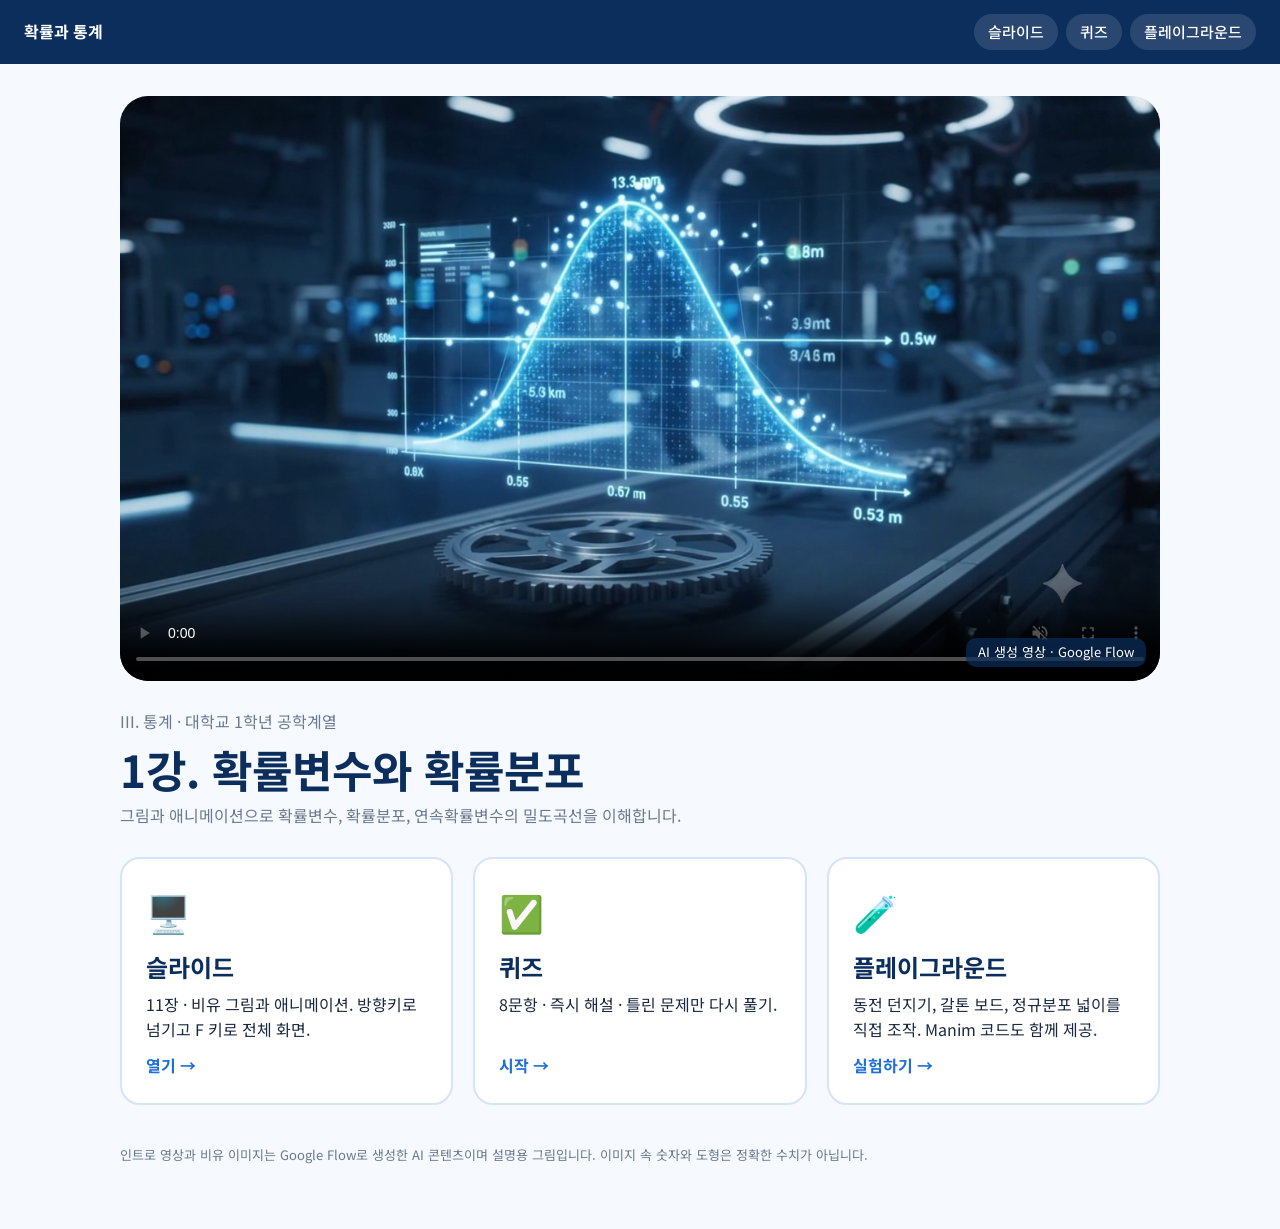
<file: index.html>
<!doctype html>
<html lang="ko">
<head>
<meta charset="utf-8">
<meta name="viewport" content="width=device-width, initial-scale=1">
<title>확률과 통계 1강 | 확률변수와 확률분포</title>
<meta name="description" content="대학교 1학년 공대생을 위한 확률과 통계 1강: 슬라이드, 퀴즈, 애니메이션 플레이그라운드">
<link rel="preconnect" href="https://fonts.googleapis.com">
<link rel="stylesheet" href="https://fonts.googleapis.com/css2?family=Noto+Sans+KR:wght@400;500;700;900&display=swap">
<link rel="stylesheet" href="assets/css/site.css">
<style>
  .hero { position: relative; border-radius: 28px; overflow: hidden; background: #000; aspect-ratio: 16 / 9; }
  .hero video { width: 100%; height: 100%; object-fit: cover; display: block; }
  .hero .badge {
    position: absolute; right: 14px; bottom: 14px; font-size: 13px; color: #fff;
    background: rgba(11, 46, 92, .7); padding: 4px 12px; border-radius: 10px;
  }
  .title { margin: 28px 0 8px; }
  .grid { display: grid; grid-template-columns: repeat(auto-fit, minmax(260px, 1fr)); gap: 20px; margin-top: 28px; }
  .tile { display: flex; flex-direction: column; gap: 10px; text-decoration: none; color: inherit; transition: transform .15s, border-color .15s; }
  .tile:hover { transform: translateY(-4px); border-color: var(--sky); }
  .tile .ico { font-size: 36px; }
  .tile h2 { font-size: 24px; }
  .tile .go { margin-top: auto; color: var(--blue); font-weight: 700; }
  footer { margin-top: 40px; }
</style>
</head>
<body>
<header class="topbar">
  <a href="./">확률과 통계</a>
  <span class="sp"></span>
  <nav>
    <a href="slides/">슬라이드</a>
    <a href="quiz/">퀴즈</a>
    <a href="playground/">플레이그라운드</a>
  </nav>
</header>

<main class="wrap">
  <div class="hero">
    <video src="assets/video/intro.mp4" poster="assets/img/poster-intro.png" autoplay muted loop playsinline controls aria-label="스마트 공장 센서 측정값이 종 모양 분포로 나타나는 인트로 영상"></video>
    <span class="badge">AI 생성 영상 · Google Flow</span>
  </div>

  <p class="muted title">III. 통계 · 대학교 1학년 공학계열</p>
  <h1>1강. 확률변수와 확률분포</h1>
  <p class="muted" style="margin-top:8px">그림과 애니메이션으로 확률변수, 확률분포, 연속확률변수의 밀도곡선을 이해합니다.</p>

  <div class="grid">
    <a class="card tile" href="slides/">
      <span class="ico" aria-hidden="true">🖥️</span>
      <h2>슬라이드</h2>
      <p>11장 · 비유 그림과 애니메이션. 방향키로 넘기고 F 키로 전체 화면.</p>
      <span class="go">열기 →</span>
    </a>
    <a class="card tile" href="quiz/">
      <span class="ico" aria-hidden="true">✅</span>
      <h2>퀴즈</h2>
      <p>8문항 · 즉시 해설 · 틀린 문제만 다시 풀기.</p>
      <span class="go">시작 →</span>
    </a>
    <a class="card tile" href="playground/">
      <span class="ico" aria-hidden="true">🧪</span>
      <h2>플레이그라운드</h2>
      <p>동전 던지기, 갈톤 보드, 정규분포 넓이를 직접 조작. Manim 코드도 함께 제공.</p>
      <span class="go">실험하기 →</span>
    </a>
  </div>

  <footer class="credit">
    인트로 영상과 비유 이미지는 Google Flow로 생성한 AI 콘텐츠이며 설명용 그림입니다. 이미지 속 숫자와 도형은 정확한 수치가 아닙니다.
  </footer>
</main>
</body>
</html>
</file>
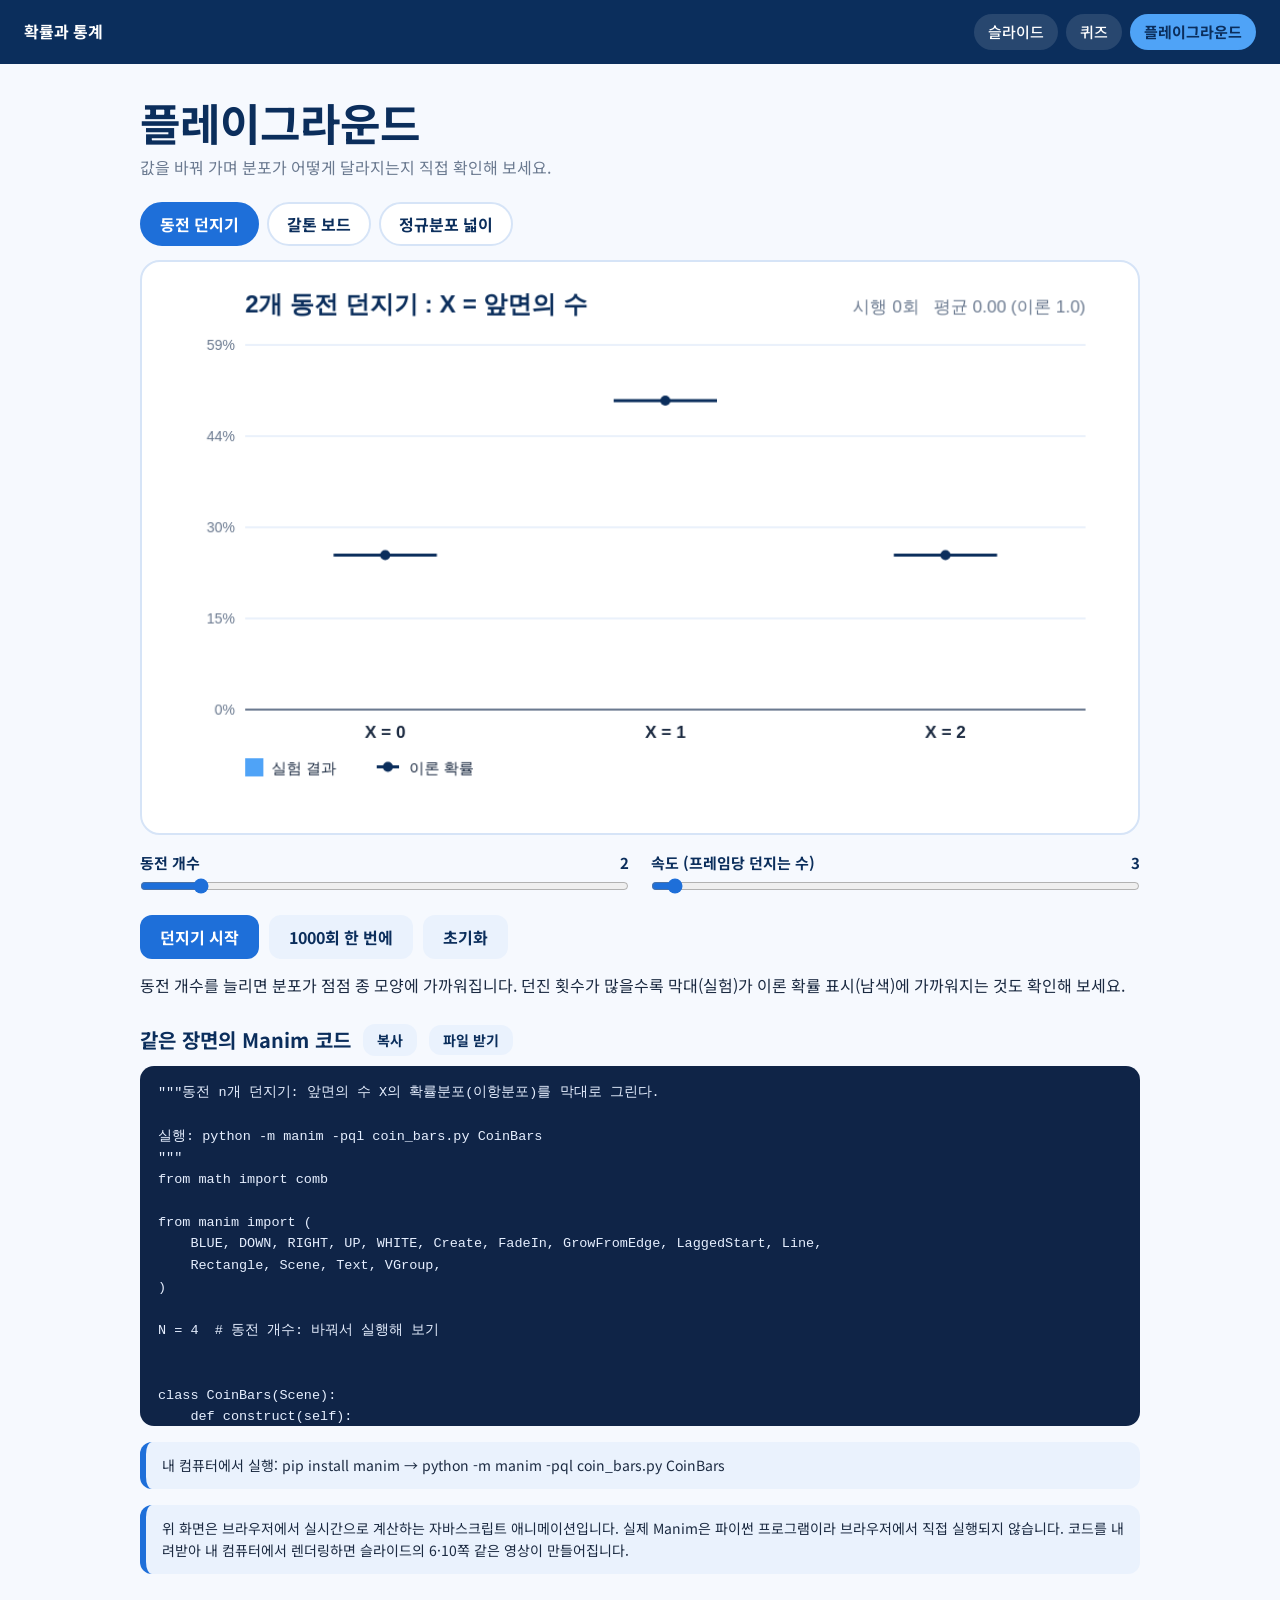
<file: playground/index.html>
<!doctype html>
<html lang="ko">
<head>
<meta charset="utf-8">
<meta name="viewport" content="width=device-width, initial-scale=1">
<title>플레이그라운드 | 확률과 통계</title>
<link rel="preconnect" href="https://fonts.googleapis.com">
<link rel="stylesheet" href="https://fonts.googleapis.com/css2?family=Noto+Sans+KR:wght@400;500;700;900&display=swap">
<link rel="stylesheet" href="../assets/css/site.css">
<style>
  .wrap { max-width: 1040px; }
  .tabs { display: flex; gap: 8px; margin: 22px 0 14px; flex-wrap: wrap; }
  .tab { border: 2px solid var(--line); background: #fff; color: var(--navy); font-weight: 700; font-size: 16px; padding: 8px 18px; border-radius: 999px; }
  .tab[aria-selected="true"] { background: var(--blue); border-color: var(--blue); color: #fff; }
  .stage { background: #fff; border: 2px solid var(--line); border-radius: 20px; padding: 12px; }
  canvas { display: block; width: 100%; height: auto; border-radius: 12px; background: #fff; }
  .panel { display: grid; grid-template-columns: repeat(auto-fit, minmax(210px, 1fr)); gap: 14px 22px; margin-top: 16px; }
  .ctl label { display: flex; justify-content: space-between; font-weight: 700; font-size: 15px; color: var(--navy); }
  .ctl input[type=range] { width: 100%; accent-color: var(--blue); }
  .btns { display: flex; gap: 10px; flex-wrap: wrap; margin-top: 14px; }
  .desc { margin-top: 14px; }
  .code { margin-top: 26px; }
  .code h2 { font-size: 20px; display: flex; align-items: center; gap: 12px; flex-wrap: wrap; }
  pre { margin-top: 10px; background: #0f2447; color: #e6efff; border-radius: 14px; padding: 16px 18px; overflow: auto; font: 13.5px/1.6 "Cascadia Code", Consolas, Menlo, monospace; max-height: 360px; }
  .note { margin-top: 16px; font-size: 14px; background: var(--pale); border-left: 6px solid var(--blue); border-radius: 12px; padding: 12px 16px; }
  .stat { font-weight: 700; color: var(--navy); }
  .hide { display: none !important; }
</style>
</head>
<body>
<header class="topbar">
  <a href="../">확률과 통계</a><span class="sp"></span>
  <nav><a href="../slides/">슬라이드</a><a href="../quiz/">퀴즈</a><a href="./" aria-current="page">플레이그라운드</a></nav>
</header>

<main class="wrap">
  <h1>플레이그라운드</h1>
  <p class="muted" style="margin-top:6px">값을 바꿔 가며 분포가 어떻게 달라지는지 직접 확인해 보세요.</p>

  <div class="tabs" role="tablist" aria-label="실험 선택">
    <button class="tab" role="tab" id="t-coin" aria-selected="true" data-scene="coin">동전 던지기</button>
    <button class="tab" role="tab" id="t-galton" aria-selected="false" data-scene="galton">갈톤 보드</button>
    <button class="tab" role="tab" id="t-normal" aria-selected="false" data-scene="normal">정규분포 넓이</button>
  </div>

  <div class="stage"><canvas id="cv" width="960" height="540" role="img" aria-label="실험 화면"></canvas></div>

  <div class="panel" id="panel"></div>
  <div class="btns" id="btns"></div>
  <p class="desc" id="desc"></p>

  <section class="code">
    <h2>같은 장면의 Manim 코드 <button class="btn ghost" id="copy" style="padding:6px 14px;font-size:14px">복사</button>
      <a id="dl" class="btn ghost" style="padding:6px 14px;font-size:14px;text-decoration:none" download>파일 받기</a></h2>
    <pre id="code" tabindex="0" aria-label="Manim 파이썬 코드"></pre>
    <p class="note" id="run"></p>
  </section>
  <p class="note">위 화면은 브라우저에서 실시간으로 계산하는 자바스크립트 애니메이션입니다. 실제 Manim은 파이썬 프로그램이라 브라우저에서 직접 실행되지 않습니다. 코드를 내려받아 내 컴퓨터에서 렌더링하면 슬라이드의 6·10쪽 같은 영상이 만들어집니다.</p>
</main>

<script>
(function () {
  var NAVY = '#0B2E5C', BLUE = '#1E6FD9', SKY = '#4FA3F7', INK = '#1B2A41', GRAY = '#6B7A90', LINE = '#D6E4F7';
  var FONT = '"Noto Sans KR","Malgun Gothic",sans-serif';
  var cv = document.getElementById('cv'), g = cv.getContext('2d');
  var W = 960, H = 540;
  var dpr = Math.min(window.devicePixelRatio || 1, 2);
  cv.width = W * dpr; cv.height = H * dpr; g.scale(dpr, dpr);

  var $ = function (id) { return document.getElementById(id); };
  var reduce = window.matchMedia && matchMedia('(prefers-reduced-motion: reduce)').matches;

  // ---------- 공통 UI 빌더 ----------
  function slider(id, label, min, max, step, val, fmt) {
    var d = document.createElement('div'); d.className = 'ctl';
    d.innerHTML = '<label for="' + id + '"><span>' + label + '</span><span id="' + id + 'v"></span></label>' +
      '<input type="range" id="' + id + '" min="' + min + '" max="' + max + '" step="' + step + '" value="' + val + '">';
    var inp = d.querySelector('input'), out = d.querySelector('span:last-child');
    out.textContent = fmt ? fmt(+val) : val;
    inp.addEventListener('input', function () { out.textContent = fmt ? fmt(+inp.value) : inp.value; });
    return { el: d, input: inp };
  }
  function button(text, cls, fn) {
    var b = document.createElement('button'); b.className = 'btn ' + (cls || ''); b.textContent = text; b.onclick = fn; return b;
  }
  function comb(n, k) { var r = 1; for (var i = 1; i <= k; i++) r = r * (n - k + i) / i; return Math.round(r); }

  function axisText(t, x, y, size, color, align, weight) {
    g.fillStyle = color || INK; g.font = (weight || 500) + ' ' + (size || 16) + 'px ' + FONT;
    g.textAlign = align || 'left'; g.textBaseline = 'alphabetic'; g.fillText(t, x, y);
  }
  function clear() { g.clearRect(0, 0, W, H); g.fillStyle = '#fff'; g.fillRect(0, 0, W, H); }

  // ================= 1. 동전 던지기 =================
  var Coin = (function () {
    var n = 2, counts, total, running, perFrame = 3, raf;
    function reset() { counts = []; for (var i = 0; i <= n; i++) counts.push(0); total = 0; draw(); }
    function toss(times) {
      for (var t = 0; t < times; t++) {
        var k = 0; for (var c = 0; c < n; c++) if (Math.random() < 0.5) k++;
        counts[k]++; total++;
      }
    }
    function loop() {
      if (!running) return;
      toss(perFrame); draw();
      raf = requestAnimationFrame(loop);
    }
    function draw() {
      clear();
      var left = 90, right = W - 40, base = 430, top = 70;
      var theory = [], maxv = 0, i;
      for (i = 0; i <= n; i++) { theory.push(comb(n, i) / Math.pow(2, n)); maxv = Math.max(maxv, theory[i], total ? counts[i] / total : 0); }
      var ymax = maxv * 1.18, sy = (base - top) / ymax;
      // 눈금
      var ticks = 4;
      for (i = 0; i <= ticks; i++) {
        var v = ymax * i / ticks, y = base - v * sy;
        g.strokeStyle = LINE; g.lineWidth = 1; g.beginPath(); g.moveTo(left, y); g.lineTo(right, y); g.stroke();
        axisText((v * 100).toFixed(0) + '%', left - 10, y + 5, 14, GRAY, 'right');
      }
      var slot = (right - left) / (n + 1), bw = Math.min(90, slot * 0.6);
      for (i = 0; i <= n; i++) {
        var cx = left + slot * (i + 0.5), f = total ? counts[i] / total : 0, h = f * sy;
        g.fillStyle = SKY; g.fillRect(cx - bw / 2, base - h, bw, h);
        // 이론값
        var ty = base - theory[i] * sy;
        g.strokeStyle = NAVY; g.lineWidth = 3; g.beginPath(); g.moveTo(cx - bw / 2 - 6, ty); g.lineTo(cx + bw / 2 + 6, ty); g.stroke();
        g.fillStyle = NAVY; g.beginPath(); g.arc(cx, ty, 5, 0, 6.2832); g.fill();
        axisText('X = ' + i, cx, base + 28, 17, INK, 'center', 700);
        if (total) axisText((f * 100).toFixed(1) + '%', cx, base - h - 8, 15, BLUE, 'center', 700);
      }
      g.strokeStyle = GRAY; g.lineWidth = 2; g.beginPath(); g.moveTo(left, base); g.lineTo(right, base); g.stroke();
      axisText(n + '개 동전 던지기 : X = 앞면의 수', left, 38, 24, NAVY, 'left', 700);
      var mean = 0; for (i = 0; i <= n; i++) mean += i * counts[i];
      mean = total ? mean / total : 0;
      axisText('시행 ' + total.toLocaleString() + '회   평균 ' + mean.toFixed(2) + ' (이론 ' + (n / 2).toFixed(1) + ')', right, 38, 17, GRAY, 'right', 500);
      // 범례
      g.fillStyle = SKY; g.fillRect(left, 478, 18, 18); axisText('실험 결과', left + 26, 493, 15, INK);
      g.fillStyle = NAVY; g.fillRect(left + 130, 485, 22, 3); g.beginPath(); g.arc(left + 141, 486.5, 5, 0, 6.2832); g.fill();
      axisText('이론 확률', left + 162, 493, 15, INK);
    }
    return {
      id: 'coin', label: '동전 던지기', file: 'coin_bars.py', cls: 'CoinBars',
      desc: '동전 개수를 늘리면 분포가 점점 종 모양에 가까워집니다. 던진 횟수가 많을수록 막대(실험)가 이론 확률 표시(남색)에 가까워지는 것도 확인해 보세요.',
      mount: function (panel, btns) {
        var s1 = slider('n', '동전 개수', 1, 10, 1, n);
        var s2 = slider('sp', '속도 (프레임당 던지는 수)', 1, 60, 1, perFrame);
        s1.input.addEventListener('input', function () { n = +s1.input.value; reset(); });
        s2.input.addEventListener('input', function () { perFrame = +s2.input.value; });
        panel.appendChild(s1.el); panel.appendChild(s2.el);
        var go = button('던지기 시작', '', function () {
          running = !running; go.textContent = running ? '일시정지' : '던지기 시작';
          if (running) loop();
        });
        btns.appendChild(go);
        btns.appendChild(button('1000회 한 번에', 'ghost', function () { toss(1000); draw(); }));
        btns.appendChild(button('초기화', 'ghost', function () { running = false; go.textContent = '던지기 시작'; reset(); }));
        this._go = go; reset();
      },
      unmount: function () { running = false; cancelAnimationFrame(raf); }
    };
  })();

  // ================= 2. 갈톤 보드 =================
  var Galton = (function () {
    var R = 10, rate = 12, balls = [], counts, total, running, acc = 0, last = 0, raf, showTheory = true;
    var CX = W / 2, TOP = 50, PINB = 330, BASE = 500;
    function geom() {
      var dx = Math.min(56, 860 / (R + 1)), dy = (PINB - TOP) / R;
      return { dx: dx, dy: dy };
    }
    function reset() { counts = []; for (var i = 0; i <= R; i++) counts.push(0); total = 0; balls = []; draw(); }
    function spawn() {
      var k = 0, path = [{ x: CX, y: 24 }], gm = geom();
      for (var r = 0; r < R; r++) {
        path.push({ x: CX + (k - r / 2) * gm.dx, y: TOP + r * gm.dy });
        if (Math.random() < 0.5) k++;
      }
      path.push({ x: CX + (k - R / 2) * gm.dx, y: PINB + 18 });
      balls.push({ path: path, t: 0, bin: k });
    }
    function step(ts) {
      if (!running && !balls.length) { draw(); return; }
      var dt = last ? Math.min(0.05, (ts - last) / 1000) : 0.016; last = ts;
      if (running) { acc += dt * rate; while (acc >= 1 && balls.length < 300) { spawn(); acc -= 1; } if (acc > 5) acc = 0; }
      var seg = 9 * dt;
      for (var i = balls.length - 1; i >= 0; i--) {
        var b = balls[i]; b.t += seg;
        if (b.t >= b.path.length - 1) { counts[b.bin]++; total++; balls.splice(i, 1); }
      }
      draw();
      raf = requestAnimationFrame(step);
    }
    function pos(b) {
      var i = Math.min(b.path.length - 2, Math.floor(b.t)), f = b.t - i, p = b.path[i], q = b.path[i + 1];
      return { x: p.x + (q.x - p.x) * f, y: p.y + (q.y - p.y) * f - Math.sin(Math.PI * f) * 8 };
    }
    function draw() {
      clear();
      var gm = geom(), i, r, j;
      // 핀
      g.fillStyle = GRAY;
      for (r = 0; r < R; r++) for (j = 0; j <= r; j++) {
        g.beginPath(); g.arc(CX + (j - r / 2) * gm.dx, TOP + r * gm.dy, 3.5, 0, 6.2832); g.fill();
      }
      // 칸
      var maxc = 1; for (i = 0; i <= R; i++) maxc = Math.max(maxc, counts[i]);
      var th = []; for (i = 0; i <= R; i++) th.push(total * comb(R, i) / Math.pow(2, R));
      var maxv = Math.max(maxc, showTheory ? Math.max.apply(null, th) : 0);
      var hmax = BASE - PINB - 36, sc = Math.min(hmax / maxv, 9);
      var bw = gm.dx * 0.82;
      for (i = 0; i <= R; i++) {
        var cx = CX + (i - R / 2) * gm.dx, h = counts[i] * sc;
        g.fillStyle = SKY; g.fillRect(cx - bw / 2, BASE - h, bw, h);
        g.strokeStyle = LINE; g.lineWidth = 1; g.strokeRect(cx - bw / 2, BASE - hmax, bw, hmax);
        axisText(i, cx, BASE + 20, 13, GRAY, 'center');
      }
      g.strokeStyle = GRAY; g.lineWidth = 2; g.beginPath(); g.moveTo(CX - (R / 2 + 0.6) * gm.dx, BASE); g.lineTo(CX + (R / 2 + 0.6) * gm.dx, BASE); g.stroke();
      if (showTheory && total > 0) {
        g.strokeStyle = NAVY; g.lineWidth = 3; g.beginPath();
        for (i = 0; i <= R; i++) {
          var x = CX + (i - R / 2) * gm.dx, y = BASE - th[i] * sc;
          if (i === 0) g.moveTo(x, y); else g.lineTo(x, y);
        }
        g.stroke();
      }
      // 공
      g.fillStyle = BLUE;
      for (i = 0; i < balls.length; i++) { var p = pos(balls[i]); g.beginPath(); g.arc(p.x, p.y, 6, 0, 6.2832); g.fill(); }
      // 입구
      g.fillStyle = NAVY; g.beginPath(); g.moveTo(CX - 26, 8); g.lineTo(CX + 26, 8); g.lineTo(CX + 6, 22); g.lineTo(CX - 6, 22); g.closePath(); g.fill();
      axisText('갈톤 보드 : 핀 ' + R + '줄', 24, 36, 22, NAVY, 'left', 700);
      var mean = 0; for (i = 0; i <= R; i++) mean += i * counts[i];
      axisText('공 ' + total.toLocaleString() + '개   평균 칸 ' + (total ? (mean / total).toFixed(2) : '–') + ' (이론 ' + (R / 2).toFixed(1) + ')', W - 24, 36, 16, GRAY, 'right');
    }
    return {
      id: 'galton', label: '갈톤 보드', file: 'galton.py', cls: 'GaltonBoard',
      desc: '공이 핀에 부딪힐 때마다 왼쪽 또는 오른쪽으로 같은 확률로 갈라집니다. 줄 수가 많을수록, 공이 많을수록 칸별 높이가 종 모양 확률분포(남색 선)에 가까워집니다.',
      mount: function (panel, btns) {
        var s1 = slider('rows', '핀 줄 수', 4, 14, 1, R);
        var s2 = slider('rate', '속도 (초당 공 수)', 2, 40, 1, rate);
        s1.input.addEventListener('input', function () { R = +s1.input.value; reset(); });
        s2.input.addEventListener('input', function () { rate = +s2.input.value; });
        panel.appendChild(s1.el); panel.appendChild(s2.el);
        var tw = document.createElement('div'); tw.className = 'ctl';
        tw.innerHTML = '<label style="gap:8px;justify-content:flex-start"><input type="checkbox" id="th" checked> 이론 분포 표시</label>';
        tw.querySelector('input').addEventListener('change', function (e) { showTheory = e.target.checked; draw(); });
        panel.appendChild(tw);
        var go = button('공 떨어뜨리기', '', function () {
          running = !running; go.textContent = running ? '일시정지' : '공 떨어뜨리기';
          if (running) { last = 0; cancelAnimationFrame(raf); raf = requestAnimationFrame(step); }
        });
        btns.appendChild(go);
        btns.appendChild(button('초기화', 'ghost', function () { running = false; go.textContent = '공 떨어뜨리기'; reset(); }));
        reset();
      },
      unmount: function () { running = false; balls = []; cancelAnimationFrame(raf); }
    };
  })();

  // ================= 3. 정규분포 넓이 =================
  var Normal = (function () {
    var mu = 0, sg = 1, a = -1, b = 1, shownB = null, raf, sweeping = false;
    function erf(x) {
      var s = x < 0 ? -1 : 1; x = Math.abs(x);
      var t = 1 / (1 + 0.3275911 * x);
      var y = 1 - (((((1.061405429 * t - 1.453152027) * t) + 1.421413741) * t - 0.284496736) * t + 0.254829592) * t * Math.exp(-x * x);
      return s * y;
    }
    function cdf(x) { return 0.5 * (1 + erf((x - mu) / (sg * Math.SQRT2))); }
    function pdf(x) { return Math.exp(-Math.pow(x - mu, 2) / (2 * sg * sg)) / (sg * Math.sqrt(2 * Math.PI)); }
    function draw() {
      clear();
      var L = 60, Rr = W - 40, base = 440, top = 90, XMIN = -6, XMAX = 6, i;
      var px = function (x) { return L + (x - XMIN) / (XMAX - XMIN) * (Rr - L); };
      var ymax = pdf(mu) * 1.2, py = function (y) { return base - y / ymax * (base - top); };
      var lo = Math.min(a, shownB === null ? b : shownB), hi = Math.max(a, shownB === null ? b : shownB);
      // 눈금
      for (i = XMIN; i <= XMAX; i++) {
        g.strokeStyle = LINE; g.lineWidth = 1; g.beginPath(); g.moveTo(px(i), top - 10); g.lineTo(px(i), base); g.stroke();
        axisText(i, px(i), base + 24, 15, GRAY, 'center');
      }
      // 넓이
      g.beginPath(); g.moveTo(px(lo), base);
      for (var x = lo; x <= hi + 1e-9; x += 0.02) g.lineTo(px(x), py(pdf(x)));
      g.lineTo(px(hi), base); g.closePath(); g.fillStyle = 'rgba(79,163,247,0.75)'; g.fill();
      // 곡선
      g.beginPath(); g.strokeStyle = NAVY; g.lineWidth = 4;
      for (x = XMIN; x <= XMAX + 1e-9; x += 0.02) { if (x === XMIN) g.moveTo(px(x), py(pdf(x))); else g.lineTo(px(x), py(pdf(x))); }
      g.stroke();
      g.strokeStyle = GRAY; g.lineWidth = 2; g.beginPath(); g.moveTo(L, base); g.lineTo(Rr, base); g.stroke();
      // a, b
      [[lo, 'a'], [hi, 'b']].forEach(function (p) {
        g.strokeStyle = NAVY; g.lineWidth = 2; g.setLineDash([6, 5]); g.beginPath(); g.moveTo(px(p[0]), base); g.lineTo(px(p[0]), py(pdf(p[0]))); g.stroke(); g.setLineDash([]);
        axisText(p[1], px(p[0]), base + 50, 20, NAVY, 'center', 900);
      });
      var prob = cdf(hi) - cdf(lo);
      axisText('P(a ≤ X ≤ b) = ' + prob.toFixed(4) + '  (' + (prob * 100).toFixed(2) + '%)', W / 2, 44, 28, NAVY, 'center', 700);
      axisText('N(' + mu.toFixed(1) + ', ' + sg.toFixed(1) + '²)   a = ' + lo.toFixed(1) + ',  b = ' + hi.toFixed(1), W / 2, 72, 17, GRAY, 'center');
    }
    function sweep() {
      if (sweeping) return;
      sweeping = true; var t0 = null, from = Math.min(a, b), to = Math.max(a, b), dur = 1800;
      function f(ts) {
        if (t0 === null) t0 = ts;
        var k = Math.min(1, (ts - t0) / dur), e = k * k * (3 - 2 * k);
        shownB = from + (to - from) * e; draw();
        if (k < 1) raf = requestAnimationFrame(f); else { shownB = null; sweeping = false; draw(); }
      }
      shownB = from; raf = requestAnimationFrame(f);
    }
    var ui = {};
    function setAB(na, nb) { a = na; b = nb; ui.a.input.value = a; ui.b.input.value = b; ui.a.input.dispatchEvent(new Event('input')); ui.b.input.dispatchEvent(new Event('input')); }
    return {
      id: 'normal', label: '정규분포 넓이', file: 'normal_area.py', cls: 'NormalArea',
      desc: '평균 μ와 표준편차 σ를 바꿔 곡선 모양을 조절하고, a와 b로 구간을 정하면 그 아래 넓이(확률)가 계산됩니다. μ ± 1σ, 2σ, 3σ 버튼으로 약 68%, 95%, 99.7%를 확인해 보세요.',
      mount: function (panel, btns) {
        ui.mu = slider('mu', '평균 μ', -2, 2, 0.1, mu, function (v) { return v.toFixed(1); });
        ui.sg = slider('sg', '표준편차 σ', 0.5, 2, 0.1, sg, function (v) { return v.toFixed(1); });
        ui.a = slider('a', '구간 시작 a', -6, 6, 0.1, a, function (v) { return v.toFixed(1); });
        ui.b = slider('b', '구간 끝 b', -6, 6, 0.1, b, function (v) { return v.toFixed(1); });
        ui.mu.input.addEventListener('input', function () { mu = +ui.mu.input.value; draw(); });
        ui.sg.input.addEventListener('input', function () { sg = +ui.sg.input.value; draw(); });
        ui.a.input.addEventListener('input', function () { a = +ui.a.input.value; draw(); });
        ui.b.input.addEventListener('input', function () { b = +ui.b.input.value; draw(); });
        [ui.mu, ui.sg, ui.a, ui.b].forEach(function (u) { panel.appendChild(u.el); });
        [1, 2, 3].forEach(function (k) {
          btns.appendChild(button('μ ± ' + k + 'σ', 'ghost', function () {
            var na = Math.max(-6, Math.round((mu - k * sg) * 10) / 10), nb = Math.min(6, Math.round((mu + k * sg) * 10) / 10);
            setAB(na, nb);
          }));
        });
        btns.appendChild(button('넓이 키우기 ▶', '', sweep));
        draw();
      },
      unmount: function () { cancelAnimationFrame(raf); sweeping = false; shownB = null; }
    };
  })();

  // ---------- 장면 전환 ----------
  var scenes = { coin: Coin, galton: Galton, normal: Normal };
  var current = null;
  function switchTo(id) {
    if (current) current.unmount();
    current = scenes[id];
    ['coin', 'galton', 'normal'].forEach(function (k) { $('t-' + k).setAttribute('aria-selected', k === id ? 'true' : 'false'); });
    $('panel').innerHTML = ''; $('btns').innerHTML = '';
    current.mount($('panel'), $('btns'));
    $('desc').textContent = current.desc;
    loadCode(current);
    history.replaceState(null, '', '#' + id);
  }

  var codeCache = {};
  function loadCode(sc) {
    var url = 'manim/' + sc.file;
    $('dl').href = url; $('dl').setAttribute('download', sc.file);
    $('run').textContent = '내 컴퓨터에서 실행: pip install manim  →  python -m manim -pql ' + sc.file + ' ' + sc.cls;
    if (codeCache[sc.file]) { $('code').textContent = codeCache[sc.file]; return; }
    $('code').textContent = '코드를 불러오는 중…';
    fetch(url).then(function (r) { if (!r.ok) throw 0; return r.text(); }).then(function (t) {
      codeCache[sc.file] = t; if (current === sc) $('code').textContent = t;
    }).catch(function () {
      $('code').textContent = '코드를 불러오지 못했습니다. "파일 받기" 버튼으로 ' + sc.file + ' 파일을 내려받아 확인하세요.';
    });
  }

  $('copy').onclick = function () {
    var t = $('code').textContent, b = $('copy');
    var done = function () { b.textContent = '복사됨'; setTimeout(function () { b.textContent = '복사'; }, 1500); };
    if (navigator.clipboard && navigator.clipboard.writeText) navigator.clipboard.writeText(t).then(done, function () {});
    else { var ta = document.createElement('textarea'); ta.value = t; document.body.appendChild(ta); ta.select(); try { document.execCommand('copy'); done(); } catch (e) {} document.body.removeChild(ta); }
  };
  Array.prototype.forEach.call(document.querySelectorAll('.tab'), function (t) { t.onclick = function () { switchTo(t.dataset.scene); }; });

  var h = location.hash.slice(1);
  switchTo(scenes[h] ? h : 'coin');
})();
</script>
</body>
</html>
</file>
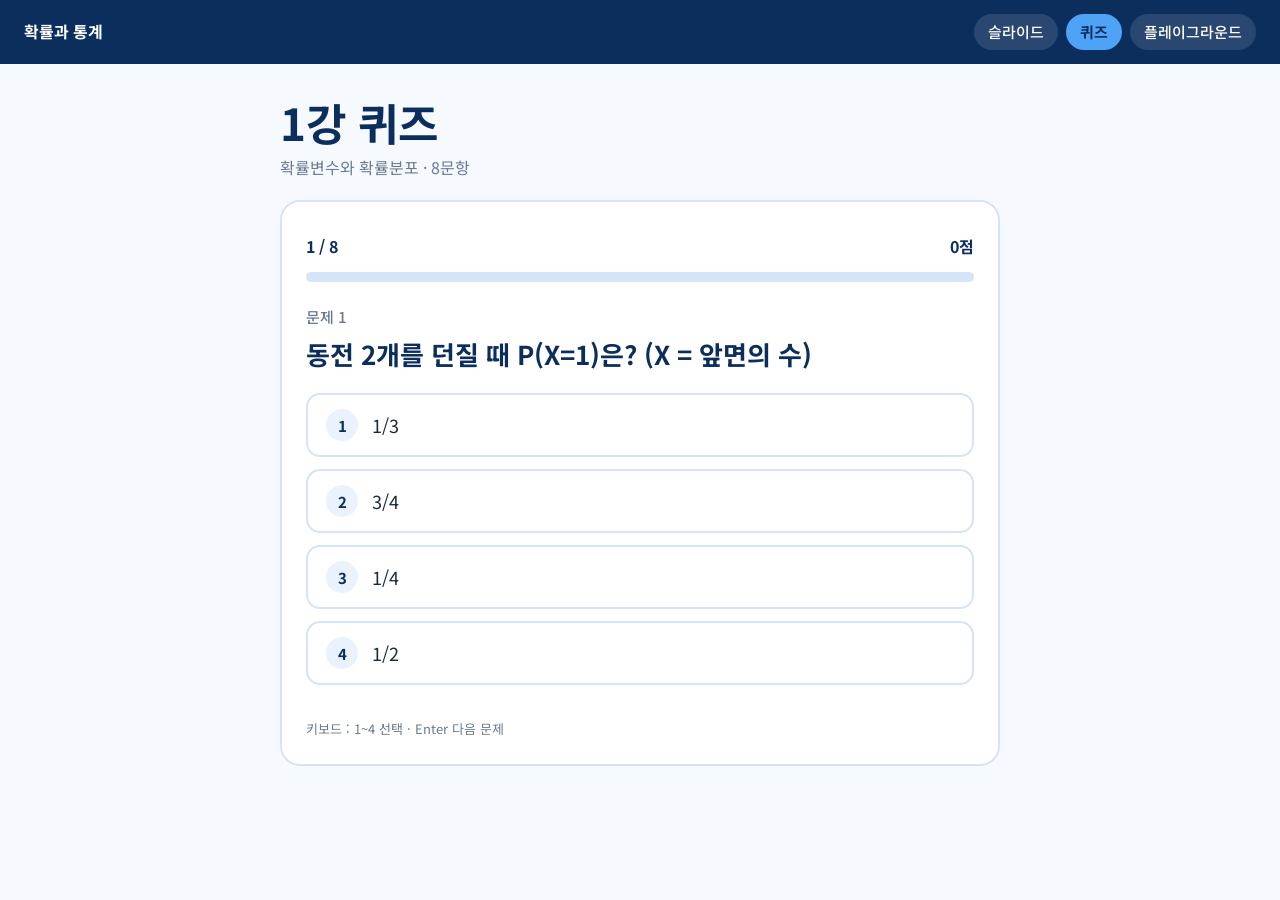
<file: quiz/index.html>
<!doctype html>
<html lang="ko">
<head>
<meta charset="utf-8">
<meta name="viewport" content="width=device-width, initial-scale=1">
<title>1강 퀴즈 | 확률과 통계</title>
<link rel="preconnect" href="https://fonts.googleapis.com">
<link rel="stylesheet" href="https://fonts.googleapis.com/css2?family=Noto+Sans+KR:wght@400;500;700;900&display=swap">
<link rel="stylesheet" href="../assets/css/site.css">
<style>
  .wrap { max-width: 760px; }
  .meta { display: flex; justify-content: space-between; align-items: center; margin: 8px 0 12px; font-weight: 700; color: var(--navy); }
  .prog { height: 10px; background: var(--line); border-radius: 5px; overflow: hidden; margin-bottom: 24px; }
  .prog i { display: block; height: 100%; width: 0; background: var(--blue); transition: width .3s; }
  .q { font-size: clamp(20px, 3vw, 26px); font-weight: 700; line-height: 1.5; margin-bottom: 20px; color: var(--navy); }
  .q small { display: block; font-size: 15px; color: var(--gray); font-weight: 500; margin-bottom: 6px; }
  .opts { display: grid; gap: 12px; list-style: none; }
  .opt {
    width: 100%; text-align: left; font-size: 18px; padding: 14px 18px; border-radius: 14px;
    background: #fff; border: 2px solid var(--line); color: var(--ink); display: flex; gap: 14px; align-items: center;
    transition: border-color .12s, background .12s;
  }
  .opt:hover:not(:disabled) { border-color: var(--sky); }
  .opt .k { flex: none; width: 32px; height: 32px; border-radius: 50%; background: var(--pale); color: var(--navy); font-weight: 700; display: flex; align-items: center; justify-content: center; font-size: 15px; }
  .opt.ok { border-color: var(--ok); background: #E8F6F0; }
  .opt.ok .k { background: var(--ok); color: #fff; }
  .opt.bad { border-color: var(--bad); background: #FCEDED; }
  .opt.bad .k { background: var(--bad); color: #fff; }
  .opt:disabled { cursor: default; }
  .exp { margin-top: 18px; padding: 16px 18px; border-radius: 14px; background: var(--pale); border-left: 8px solid var(--blue); }
  .exp b { color: var(--navy); }
  .actions { margin-top: 20px; display: flex; gap: 12px; flex-wrap: wrap; }
  .score { font-size: clamp(48px, 10vw, 84px); font-weight: 900; color: var(--blue); line-height: 1; }
  .review { margin-top: 20px; display: grid; gap: 10px; list-style: none; }
  .review li { background: #fff; border: 2px solid var(--line); border-radius: 14px; padding: 12px 16px; display: flex; gap: 12px; }
  .review .m { flex: none; font-weight: 900; }
  .review .y { color: var(--ok); } .review .n { color: var(--bad); }
  .hide { display: none !important; }
  .kbd { font-size: 13px; color: var(--gray); margin-top: 14px; }
</style>
</head>
<body>
<header class="topbar">
  <a href="../">확률과 통계</a><span class="sp"></span>
  <nav><a href="../slides/">슬라이드</a><a href="./" aria-current="page">퀴즈</a><a href="../playground/">플레이그라운드</a></nav>
</header>

<main class="wrap">
  <h1>1강 퀴즈</h1>
  <p class="muted" style="margin-top:6px">확률변수와 확률분포 · 8문항</p>

  <section id="play" class="card" style="margin-top:20px" aria-live="polite">
    <div class="meta"><span id="no">1 / 8</span><span id="sc">0점</span></div>
    <div class="prog" aria-hidden="true"><i id="pb"></i></div>
    <div class="q" id="q"></div>
    <ul class="opts" id="opts"></ul>
    <div class="exp hide" id="exp"></div>
    <div class="actions"><button class="btn hide" id="nextBtn">다음 문제</button></div>
    <p class="kbd">키보드 : 1~4 선택 · Enter 다음 문제</p>
  </section>

  <section id="done" class="card hide" style="margin-top:20px">
    <p class="muted">결과</p>
    <p class="score" id="final"></p>
    <p id="msg" style="margin-top:10px;font-size:18px"></p>
    <ul class="review" id="review"></ul>
    <div class="actions">
      <button class="btn" id="again">처음부터 다시</button>
      <button class="btn ghost" id="wrongOnly">틀린 문제만 다시</button>
      <a class="btn ghost" href="../slides/" style="text-decoration:none">슬라이드 복습</a>
    </div>
  </section>
</main>

<script>
(function () {
  var BANK = [
    { t: '동전 2개를 던질 때 앞면의 수 X가 가질 수 있는 값은?', c: ['0, 1', '0, 1, 2', '1, 2', '0, 1, 2, 3'], a: 1,
      e: '둘 다 뒷면이면 0, 하나만 앞면이면 1, 둘 다 앞면이면 2입니다. 따라서 X ∈ {0, 1, 2}.' },
    { t: '동전 2개를 던질 때 P(X=1)은? (X = 앞면의 수)', c: ['1/4', '1/3', '1/2', '3/4'], a: 2,
      e: '앞뒤, 뒤앞의 2가지이므로 2/4 = 1/2입니다.' },
    { t: '이산확률변수의 확률분포에서 모든 확률의 합은?', c: ['0', '1/2', '1', '값에 따라 다름'], a: 2,
      e: '모든 값에 대한 확률을 더하면 항상 1입니다. (p₁ + p₂ + … + pₙ = 1)' },
    { t: '다음 중 이산확률변수로 보기 가장 알맞은 것은?', c: ['한 부품의 길이(mm)', '센서 측정 오차(V)', '주사위 한 개를 던져 나온 눈의 수', '학생의 키(cm)'], a: 2,
      e: '주사위 눈은 1~6처럼 셀 수 있는 값만 가집니다. 길이, 오차, 키는 구간 안의 모든 값이 가능한 연속확률변수입니다.' },
    { t: '연속확률변수 X에서 P(a ≤ X ≤ b)는 무엇과 같은가?', c: ['밀도곡선의 a에서의 높이', '밀도곡선 아래 a부터 b까지의 넓이', 'b − a', '밀도곡선의 최댓값'], a: 1,
      e: '연속확률변수의 확률은 확률밀도함수 곡선 아래, 구간 [a, b] 위의 넓이입니다.' },
    { t: '연속확률변수 X에서 한 점의 확률 P(X = a)는?', c: ['0', '1', '밀도곡선의 높이', '1/2'], a: 0,
      e: '한 점은 넓이가 0이므로 확률도 0입니다. 그래서 연속확률변수는 구간으로 확률을 구합니다.' },
    { t: '주사위 한 개를 던져 나온 눈의 수를 X라 할 때 P(X ≥ 5)는?', c: ['1/6', '1/3', '1/2', '2/3'], a: 1,
      e: 'X = 5 또는 6이므로 1/6 + 1/6 = 2/6 = 1/3입니다.' },
    { t: 'P(X=0)=1/5, P(X=1)=2/5, P(X=2)=k인 확률분포에서 k는?', c: ['1/5', '2/5', '3/5', '4/5'], a: 1,
      e: '확률의 합이 1이므로 1/5 + 2/5 + k = 1, 따라서 k = 2/5입니다.' }
  ];

  var $ = function (id) { return document.getElementById(id); };
  var state, order, cur, score, answered, wrong;

  function shuffle(a) {
    a = a.slice();
    for (var i = a.length - 1; i > 0; i--) { var j = Math.floor(Math.random() * (i + 1)); var t = a[i]; a[i] = a[j]; a[j] = t; }
    return a;
  }

  function start(indices) {
    order = indices; cur = 0; score = 0; wrong = [];
    $('done').classList.add('hide'); $('play').classList.remove('hide');
    render();
  }

  function render() {
    var q = BANK[order[cur]];
    answered = false;
    $('no').textContent = (cur + 1) + ' / ' + order.length;
    $('sc').textContent = score + '점';
    $('pb').style.width = (cur / order.length * 100) + '%';
    $('q').innerHTML = '<small>문제 ' + (cur + 1) + '</small>';
    $('q').appendChild(document.createTextNode(q.t));
    var ul = $('opts'); ul.innerHTML = '';
    // 보기 순서 섞기 (정답 위치 추적)
    var perm = shuffle([0, 1, 2, 3]);
    perm.forEach(function (orig, pos) {
      var li = document.createElement('li');
      var b = document.createElement('button');
      b.className = 'opt'; b.type = 'button'; b.dataset.orig = orig;
      var k = document.createElement('span'); k.className = 'k'; k.textContent = pos + 1;
      var tx = document.createElement('span'); tx.textContent = q.c[orig];
      b.appendChild(k); b.appendChild(tx);
      b.onclick = function () { pick(b, orig === q.a); };
      li.appendChild(b); ul.appendChild(li);
    });
    $('exp').classList.add('hide');
    $('nextBtn').classList.add('hide');
    $('nextBtn').textContent = cur === order.length - 1 ? '결과 보기' : '다음 문제';
  }

  function pick(btn, correct) {
    if (answered) return;
    answered = true;
    var q = BANK[order[cur]];
    Array.prototype.forEach.call(document.querySelectorAll('.opt'), function (b) {
      b.disabled = true;
      if (+b.dataset.orig === q.a) b.classList.add('ok');
    });
    if (correct) { score++; } else { btn.classList.add('bad'); wrong.push(order[cur]); }
    $('sc').textContent = score + '점';
    var ex = $('exp');
    ex.innerHTML = '';
    var h = document.createElement('b'); h.textContent = correct ? '정답입니다. ' : '아쉽습니다. ';
    ex.appendChild(h); ex.appendChild(document.createTextNode(q.e));
    ex.classList.remove('hide');
    $('nextBtn').classList.remove('hide');
    $('nextBtn').focus();
  }

  function finish() {
    $('play').classList.add('hide'); $('done').classList.remove('hide');
    $('final').textContent = score + ' / ' + order.length;
    var r = score / order.length;
    $('msg').textContent = r === 1 ? '만점입니다. 2강으로 넘어가도 좋습니다.' :
      r >= 0.7 ? '좋은 결과입니다. 틀린 문제의 해설을 한 번 더 확인해 보세요.' :
      '슬라이드를 한 번 더 보고 다시 도전해 보세요.';
    var ul = $('review'); ul.innerHTML = '';
    order.forEach(function (i) {
      var ok = wrong.indexOf(i) < 0;
      var li = document.createElement('li');
      var m = document.createElement('span'); m.className = 'm ' + (ok ? 'y' : 'n'); m.textContent = ok ? '○' : '✕';
      var d = document.createElement('span'); d.textContent = BANK[i].t;
      li.appendChild(m); li.appendChild(d); ul.appendChild(li);
    });
    $('wrongOnly').classList.toggle('hide', wrong.length === 0);
  }

  $('nextBtn').onclick = function () { cur++; if (cur >= order.length) finish(); else render(); };
  $('again').onclick = function () { start(shuffle(BANK.map(function (_, i) { return i; }))); };
  $('wrongOnly').onclick = function () { start(shuffle(wrong)); };

  document.addEventListener('keydown', function (e) {
    if ($('play').classList.contains('hide')) return;
    if (/^[1-4]$/.test(e.key) && !answered) {
      var b = document.querySelectorAll('.opt')[+e.key - 1];
      if (b) b.click();
    } else if (e.key === 'Enter' && answered && document.activeElement !== $('nextBtn')) {
      $('nextBtn').click();
    }
  });

  start(shuffle(BANK.map(function (_, i) { return i; })));
})();
</script>
</body>
</html>
</file>
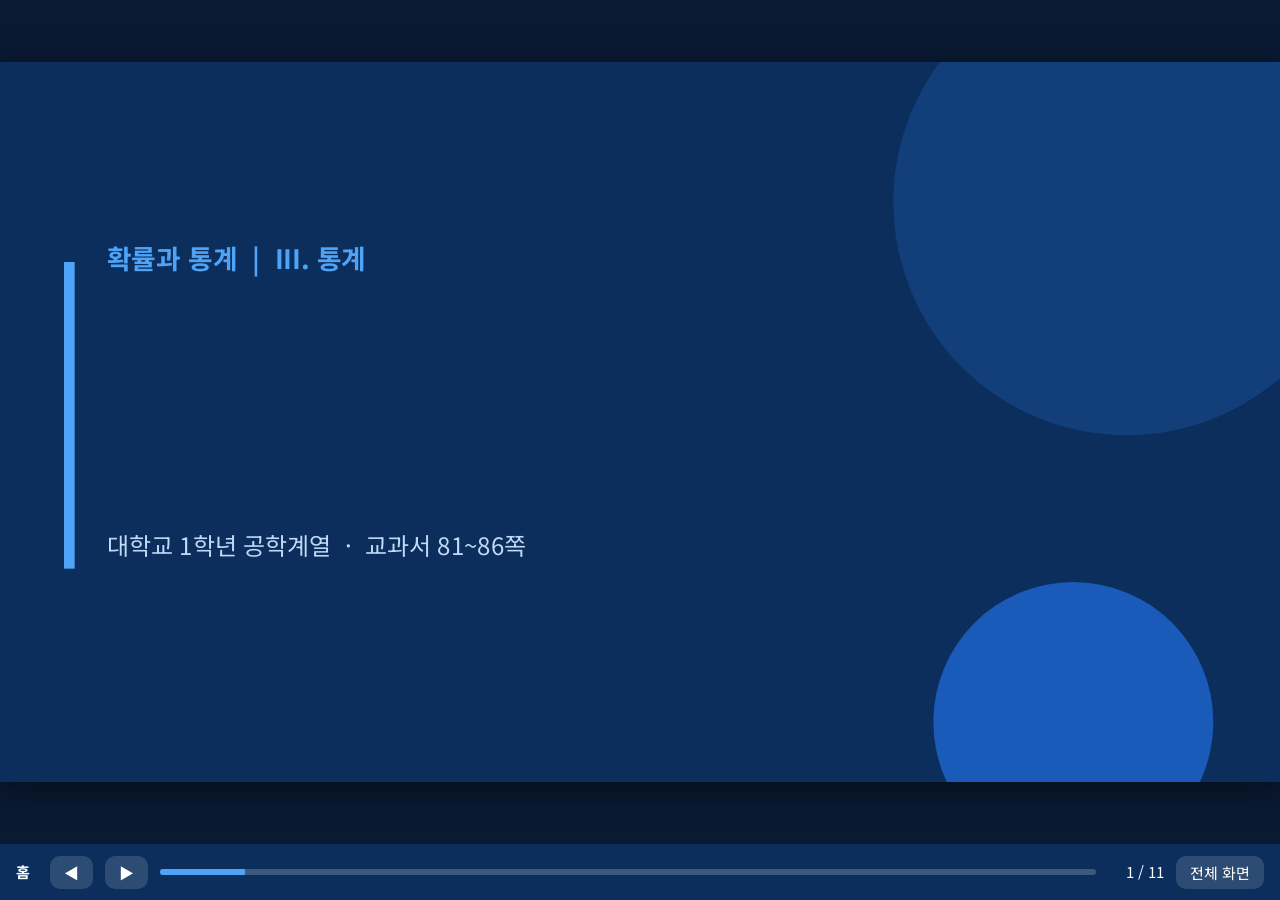
<file: slides/index.html>
<!doctype html>
<html lang="ko">
<head>
<meta charset="utf-8">
<meta name="viewport" content="width=device-width, initial-scale=1">
<title>1강 슬라이드 | 확률과 통계</title>
<link rel="preconnect" href="https://fonts.googleapis.com">
<link rel="stylesheet" href="https://fonts.googleapis.com/css2?family=Noto+Sans+KR:wght@400;500;700;900&display=swap">
<link rel="stylesheet" href="../assets/css/site.css">
<style>
  html, body { overflow: hidden; background: #0a1a33; }
  #viewport { position: fixed; inset: 0 0 56px 0; display: flex; align-items: center; justify-content: center; }
  #deck { position: relative; width: 1920px; height: 1080px; transform-origin: center center; flex: none; background: var(--bg); box-shadow: 0 10px 50px rgba(0,0,0,.5); }

  .s { position: absolute; inset: 0; display: none; flex-direction: column; gap: 40px; padding: 96px 128px 160px 152px; background: var(--bg); }
  .s.active { display: flex; animation: fade .35s ease; }
  @keyframes fade { from { opacity: 0; } to { opacity: 1; } }
  .s::before { content: ""; position: absolute; left: 0; top: 0; bottom: 0; width: 24px; background: var(--blue); }
  .s.dark::before, .s.full::before { display: none; }
  .s h2 { font-size: 72px; font-weight: 700; line-height: 1.1; color: var(--navy); }
  .ft { position: absolute; left: 152px; right: 128px; bottom: 64px; display: flex; justify-content: space-between; font-size: 24px; color: var(--gray); }

  /* cover */
  .s.dark { background: var(--navy); color: #fff; justify-content: center; padding-left: 160px; overflow: hidden; }
  .s.dark .c1 { position: absolute; right: -120px; top: -140px; width: 700px; height: 700px; border-radius: 50%; background: #123F7A; }
  .s.dark .c2 { position: absolute; right: 100px; bottom: -120px; width: 420px; height: 420px; border-radius: 50%; background: #1A5AB8; }
  .s.dark .bar { position: absolute; left: 96px; top: 300px; width: 16px; height: 460px; background: var(--sky); }
  .s.dark .eyebrow { font-size: 40px; font-weight: 700; color: var(--sky); position: relative; }
  .s.dark h1 { font-size: 132px; font-weight: 900; line-height: 1.1; position: relative; }
  .s.dark .sub { font-size: 36px; color: #BFD9F6; position: relative; }

  /* intro full */
  .s.full { padding: 0; background: #000; }
  .s.full video { width: 1920px; height: 1080px; object-fit: cover; }
  .s.full .tag { position: absolute; right: 128px; bottom: 64px; font-size: 24px; color: #fff; background: rgba(11,46,92,.65); padding: 8px 20px; border-radius: 12px; }

  /* cards */
  .row { display: flex; gap: 48px; flex: 1; }
  .gcard { flex: 1; display: flex; flex-direction: column; align-items: center; gap: 28px; background: #fff; border: 2px solid var(--line); border-radius: 32px; padding: 64px 40px; }
  .gcard .n { width: 128px; height: 128px; border-radius: 50%; background: var(--blue); color: #fff; font-size: 64px; font-weight: 700; display: flex; align-items: center; justify-content: center; }
  .gcard h3 { font-size: 52px; color: var(--navy); }
  .gcard p { font-size: 36px; line-height: 1.5; text-align: center; }

  .split { display: flex; gap: 64px; align-items: center; flex: 1; }
  .split ul { flex: 1; list-style: none; font-size: 44px; font-weight: 500; line-height: 1.7; }
  .split ul li::before { content: "▪"; color: var(--blue); margin-right: 16px; }
  .split.sm ul { font-size: 40px; }
  .pic { display: flex; flex-direction: column; gap: 16px; }
  .pic img, .pic video { display: block; border-radius: 24px; object-fit: cover; }
  .pic .cr { font-size: 24px; color: var(--gray); text-align: right; }

  .lead { font-size: 44px; font-weight: 700; color: var(--blue); }
  .take { background: var(--pale); border-left: 12px solid var(--blue); border-radius: 16px; padding: 28px 44px; font-size: 44px; font-weight: 700; color: var(--navy); line-height: 1.3; }

  table.dist { border-collapse: collapse; width: 100%; font-size: 40px; text-align: center; color: var(--navy); }
  table.dist th { background: var(--navy); color: #fff; padding: 20px 8px; }
  table.dist td { background: var(--pale); padding: 20px 8px; font-weight: 500; }
  table.dist td:first-child { font-weight: 700; }
  .vid { border: 2px solid var(--line); border-radius: 24px; display: block; object-fit: cover; }

  .pcard { flex: 1; display: flex; flex-direction: column; align-items: center; gap: 24px; background: #fff; border: 2px solid var(--line); border-radius: 32px; padding: 40px; }
  .pcard .tag2 { align-self: flex-start; font-size: 28px; font-weight: 700; color: #fff; background: var(--blue); padding: 8px 28px; border-radius: 999px; }
  .pcard .f { font-size: 64px; font-weight: 700; color: var(--navy); text-align: center; }
  .pcard .d { font-size: 36px; }
  .stack { display: flex; gap: 32px; align-items: center; justify-content: center; }
  .stack .bar { width: 1300px; display: flex; border-radius: 16px; overflow: hidden; }
  .stack .bar div { padding: 32px 0; text-align: center; font-size: 56px; font-weight: 700; color: #fff; }
  .stack .eq { font-size: 72px; font-weight: 700; color: var(--navy); }
  .cap { font-size: 36px; font-weight: 700; color: var(--navy); text-align: center; }

  .sum { flex: 1; display: flex; flex-direction: column; gap: 36px; }
  .sum .r { flex: 1; display: flex; border-radius: 28px; overflow: hidden; }
  .sum .l { width: 520px; background: var(--blue); color: #fff; font-size: 52px; font-weight: 700; display: flex; align-items: center; justify-content: center; }
  .sum .t { flex: 1; background: var(--pale); color: var(--navy); font-size: 44px; font-weight: 700; padding: 0 56px; display: flex; align-items: center; }

  /* chrome */
  #bar { position: fixed; left: 0; right: 0; bottom: 0; height: 56px; background: var(--navy); color: #fff; display: flex; align-items: center; gap: 12px; padding: 0 16px; font-size: 15px; }
  #bar a { color: #fff; text-decoration: none; font-weight: 700; margin-right: 8px; }
  #bar button { background: rgba(255,255,255,.14); color: #fff; border: 0; border-radius: 10px; padding: 6px 14px; font-size: 15px; }
  #bar button:hover { background: rgba(255,255,255,.28); }
  #prog { flex: 1; height: 6px; background: rgba(255,255,255,.2); border-radius: 3px; overflow: hidden; }
  #prog i { display: block; height: 100%; width: 0; background: var(--sky); transition: width .25s; }
  #count { min-width: 56px; text-align: right; font-variant-numeric: tabular-nums; }
  #hint { position: fixed; top: 16px; left: 50%; transform: translateX(-50%); background: rgba(11,46,92,.9); color: #fff; padding: 10px 20px; border-radius: 12px; font-size: 15px; opacity: 0; pointer-events: none; transition: opacity .3s; }
  #hint.on { opacity: 1; }
  #dots { display: flex; gap: 6px; }
  @media (max-width: 640px) { #dots { display: none; } }
</style>
</head>
<body>
<div id="viewport">
<div id="deck">

  <section class="s dark" id="s1" data-title="표지">
    <div class="c1"></div><div class="c2"></div><div class="bar"></div>
    <p class="eyebrow">확률과 통계 &nbsp;|&nbsp; III. 통계</p>
    <h1>1강<br>확률변수와 확률분포</h1>
    <p class="sub">대학교 1학년 공학계열 &nbsp;·&nbsp; 교과서 81~86쪽</p>
  </section>

  <section class="s full" id="s2" data-title="인트로 영상">
    <video src="../assets/video/intro.mp4" poster="../assets/img/poster-intro.png" muted loop playsinline controls aria-label="스마트 공장 센서 측정값이 종 모양 분포로 나타나는 8초 인트로 영상"></video>
    <span class="tag">AI 생성 영상 · Google Flow</span>
  </section>

  <section class="s" id="s3" data-title="학습 목표">
    <h2>학습 목표</h2>
    <div class="row">
      <div class="gcard"><div class="n">1</div><h3>확률변수</h3><p>표본공간의 결과를<br>숫자로 바꾸는 규칙</p></div>
      <div class="gcard"><div class="n">2</div><h3>확률분포</h3><p>표와 막대그래프로<br>분포 나타내기</p></div>
      <div class="gcard"><div class="n">3</div><h3>연속확률변수</h3><p>밀도곡선 아래 넓이로<br>확률 구하기</p></div>
    </div>
    <div class="ft"><span>확률과 통계 | 1강 확률변수와 확률분포</span><span class="pg"></span></div>
  </section>

  <section class="s" id="s4" data-title="확률변수">
    <h2>확률변수 : 결과를 숫자로 바꾸는 규칙</h2>
    <p class="lead">동전 2개 던지기 → X = 앞면의 수</p>
    <img src="../assets/img/coins-rv.png" alt="동전 2개를 던진 네 가지 결과가 각각 X=2, 1, 1, 0으로 바뀌는 그림" style="width:1200px;height:422px;object-fit:contain;align-self:center">
    <div class="take">X는 우연에 따라 0, 1, 2 중 하나의 값을 취하는 변수</div>
    <div class="ft"><span>확률과 통계 | 1강 확률변수와 확률분포</span><span class="pg"></span></div>
  </section>

  <section class="s" id="s5" data-title="비유: 점수판">
    <h2>비유 : 결과를 숫자로 바꾸는 점수판</h2>
    <div class="split">
      <ul><li>동전 던지기 결과 → 점수판 숫자</li><li>앞면의 수 = 확률변수 X의 값</li><li>같은 사건을 숫자로 표현</li></ul>
      <div class="pic"><img src="../assets/img/coins-score.jpg" alt="날아가는 동전 두 개가 디지털 점수판의 숫자로 바뀌는 파랑 계열 일러스트" width="880" height="495"><span class="cr">이미지 : Google Flow로 생성한 AI 이미지</span></div>
    </div>
    <div class="ft"><span>확률과 통계 | 1강 확률변수와 확률분포</span><span class="pg"></span></div>
  </section>

  <section class="s" id="s6" data-title="확률분포">
    <h2>확률분포 : 값별 확률의 분포</h2>
    <div class="split">
      <div style="width:780px;display:flex;flex-direction:column;gap:48px">
        <table class="dist"><tr><th>X</th><th>0</th><th>1</th><th>2</th><th>합계</th></tr><tr><td>P(X=x)</td><td>1/4</td><td>1/2</td><td>1/4</td><td>1</td></tr></table>
        <ul style="font-size:40px"><li>분포표 : 값과 확률의 짝</li><li>그래프 : 막대 높이 = 확률</li><li>확률질량함수 : P(X=x)</li></ul>
      </div>
      <video class="vid" src="../assets/video/coin.mp4" poster="../assets/img/poster-coin.png" muted loop playsinline controls width="840" height="472" aria-label="동전 네 가지 결과가 X=0, 1, 2 칸에 쌓여 막대분포가 되는 애니메이션"></video>
    </div>
    <div class="ft"><span>확률과 통계 | 1강 확률변수와 확률분포</span><span class="pg"></span></div>
  </section>

  <section class="s" id="s7" data-title="비유: 갈톤 보드">
    <h2>비유 : 갈톤 보드</h2>
    <div class="split">
      <ul><li>공 1개 = 시행 1회</li><li>칸별 공의 수 = 확률분포</li><li>공이 많을수록 종 모양에 접근</li></ul>
      <div class="pic"><img src="../assets/img/galton.jpg" alt="핀 사이로 떨어진 공들이 아래 칸마다 쌓여 종 모양 곡선을 이루는 갈톤 보드 일러스트" width="880" height="491"><span class="cr">이미지 : Google Flow로 생성한 AI 이미지 · <a href="../playground/#galton" style="color:inherit">직접 해 보기</a></span></div>
    </div>
    <div class="ft"><span>확률과 통계 | 1강 확률변수와 확률분포</span><span class="pg"></span></div>
  </section>

  <section class="s" id="s8" data-title="확률분포의 성질">
    <h2>확률분포의 성질</h2>
    <div class="row" style="flex:none">
      <div class="pcard"><span class="tag2">성질 1</span><span class="f">0 ≤ P(X=x) ≤ 1</span><span class="d">각 확률은 0 이상 1 이하</span></div>
      <div class="pcard"><span class="tag2">성질 2</span><span class="f">ΣP(X=x) = 1</span><span class="d">확률의 총합은 1</span></div>
    </div>
    <div class="stack"><div class="bar"><div style="flex:1;background:var(--sky);color:var(--navy)">1/4</div><div style="flex:2;background:var(--blue)">1/2</div><div style="flex:1;background:var(--navy)">1/4</div></div><span class="eq">= 1</span></div>
    <p class="cap">동전 예 : 1/4 + 1/2 + 1/4 = 1</p>
    <div class="ft"><span>확률과 통계 | 1강 확률변수와 확률분포</span><span class="pg"></span></div>
  </section>

  <section class="s" id="s9" data-title="비유: 계단과 경사로">
    <h2>비유 : 계단과 경사로</h2>
    <div class="split sm">
      <ul><li>계단 = 이산확률변수 (셀 수 있는 값)</li><li>경사로 = 연속확률변수 (끊김 없는 값)</li><li>한 점의 확률 = 0, 구간의 넓이 = 확률</li></ul>
      <div class="pic"><img src="../assets/img/stairs.jpg" alt="나란히 놓인 계단과 매끄러운 경사로를 보여주는 파랑 계열 아이소메트릭 일러스트" width="880" height="495"><span class="cr">이미지 : Google Flow로 생성한 AI 이미지</span></div>
    </div>
    <div class="ft"><span>확률과 통계 | 1강 확률변수와 확률분포</span><span class="pg"></span></div>
  </section>

  <section class="s" id="s10" data-title="연속확률변수">
    <h2>연속확률변수 : 넓이 = 확률</h2>
    <div class="split sm">
      <video class="vid" src="../assets/video/density.mp4" poster="../assets/img/poster-density.png" muted loop playsinline controls width="960" height="540" aria-label="밀도곡선 아래 a와 b 사이의 넓이가 칠해지며 확률이 되는 애니메이션"></video>
      <ul><li>구간 안의 모든 값 가능</li><li>예 : 부품 길이, 측정 오차</li><li>확률 = 곡선 아래 넓이</li><li>전체 넓이 = 1</li></ul>
    </div>
    <div class="ft"><span>확률과 통계 | 1강 확률변수와 확률분포</span><span class="pg"></span></div>
  </section>

  <section class="s" id="s11" data-title="정리">
    <h2>정리</h2>
    <div class="sum">
      <div class="r"><div class="l">확률변수</div><div class="t">결과 → 숫자 (이산 / 연속)</div></div>
      <div class="r"><div class="l">확률분포</div><div class="t">분포표 · 막대그래프 · 확률의 총합 = 1</div></div>
      <div class="r"><div class="l">연속확률변수</div><div class="t">밀도곡선 아래 넓이 = 확률</div></div>
    </div>
    <div class="ft"><span>확률과 통계 | 1강 확률변수와 확률분포 &nbsp;·&nbsp; <a href="../quiz/" style="color:var(--blue)">퀴즈 풀기</a></span><span class="pg"></span></div>
  </section>

</div>
</div>

<div id="hint" role="status">← → 로 이동 · F 전체 화면 · 영상은 슬라이드 위에서 재생</div>
<div id="bar">
  <a href="../">홈</a>
  <button id="prev" aria-label="이전 슬라이드">◀</button>
  <button id="next" aria-label="다음 슬라이드">▶</button>
  <div id="prog" role="progressbar" aria-label="진행률"><i></i></div>
  <span id="count">1 / 11</span>
  <button id="fs" aria-label="전체 화면">전체 화면</button>
</div>

<script>
(function () {
  var deck = document.getElementById('deck');
  var slides = Array.prototype.slice.call(deck.querySelectorAll('.s'));
  var idx = 0;
  var hintEl = document.getElementById('hint');

  function fit() {
    var vw = window.innerWidth, vh = window.innerHeight - 56;
    var k = Math.min(vw / 1920, vh / 1080);
    deck.style.transform = 'scale(' + k + ')';
  }

  function show(n, fromHash) {
    n = Math.max(0, Math.min(slides.length - 1, n));
    slides.forEach(function (s, i) {
      var on = i === n;
      s.classList.toggle('active', on);
      Array.prototype.forEach.call(s.querySelectorAll('video'), function (v) {
        if (on) { var p = v.play(); if (p && p.catch) p.catch(function () {}); }
        else { v.pause(); v.currentTime = 0; }
      });
    });
    idx = n;
    document.getElementById('count').textContent = (n + 1) + ' / ' + slides.length;
    document.querySelector('#prog i').style.width = ((n + 1) / slides.length * 100) + '%';
    document.getElementById('prog').setAttribute('aria-valuenow', Math.round((n + 1) / slides.length * 100));
    Array.prototype.forEach.call(slides[n].querySelectorAll('.pg'), function (e) { e.textContent = (n + 1); });
    document.title = slides[n].dataset.title + ' | 1강 확률과 통계';
    if (!fromHash) history.replaceState(null, '', '#' + (n + 1));
  }

  function go(d) { show(idx + d); }

  document.getElementById('prev').onclick = function () { go(-1); };
  document.getElementById('next').onclick = function () { go(1); };
  document.getElementById('fs').onclick = function () {
    if (document.fullscreenElement) document.exitFullscreen();
    else if (document.documentElement.requestFullscreen) document.documentElement.requestFullscreen();
  };

  document.addEventListener('keydown', function (e) {
    if (e.target && /^(INPUT|TEXTAREA|SELECT)$/.test(e.target.tagName)) return;
    var k = e.key;
    if (k === 'ArrowRight' || k === 'PageDown' || k === 'ArrowDown' || (k === ' ' && !e.shiftKey)) { e.preventDefault(); go(1); }
    else if (k === 'ArrowLeft' || k === 'PageUp' || k === 'ArrowUp' || (k === ' ' && e.shiftKey)) { e.preventDefault(); go(-1); }
    else if (k === 'Home') show(0);
    else if (k === 'End') show(slides.length - 1);
    else if (k === 'f' || k === 'F') document.getElementById('fs').click();
  });

  var sx = null;
  document.addEventListener('touchstart', function (e) { sx = e.touches[0].clientX; }, { passive: true });
  document.addEventListener('touchend', function (e) {
    if (sx === null) return;
    var dx = e.changedTouches[0].clientX - sx; sx = null;
    if (Math.abs(dx) > 50) go(dx < 0 ? 1 : -1);
  }, { passive: true });

  window.addEventListener('resize', fit);
  window.addEventListener('hashchange', function () {
    var n = parseInt(location.hash.slice(1), 10);
    if (!isNaN(n)) show(n - 1, true);
  });

  fit();
  var start = parseInt(location.hash.slice(1), 10);
  show(isNaN(start) ? 0 : start - 1, true);
  hintEl.classList.add('on');
  setTimeout(function () { hintEl.classList.remove('on'); }, 3500);
})();
</script>
</body>
</html>
</file>
<file: assets/css/site.css>
:root {
  --navy: #0B2E5C;
  --blue: #1E6FD9;
  --sky: #4FA3F7;
  --pale: #EAF2FD;
  --ink: #1B2A41;
  --gray: #6B7A90;
  --bg: #F6F9FE;
  --line: #D6E4F7;
  --ok: #1F9D6B;
  --bad: #D64545;
  --font: "Noto Sans KR", "Malgun Gothic", "Apple SD Gothic Neo", system-ui, sans-serif;
}

* { box-sizing: border-box; margin: 0; padding: 0; }
html, body { height: 100%; }
body {
  font-family: var(--font);
  background: var(--bg);
  color: var(--ink);
  line-height: 1.6;
  -webkit-font-smoothing: antialiased;
}
a { color: var(--blue); }
button { font-family: inherit; cursor: pointer; }
:focus-visible { outline: 3px solid var(--sky); outline-offset: 2px; }

.topbar {
  display: flex; align-items: center; gap: 16px;
  padding: 14px 24px; background: var(--navy); color: #fff;
}
.topbar a { color: #fff; text-decoration: none; font-weight: 700; }
.topbar .sp { flex: 1; }
.topbar nav { display: flex; gap: 8px; flex-wrap: wrap; }
.topbar nav a {
  font-weight: 500; font-size: 15px; padding: 6px 14px; border-radius: 999px;
  background: rgba(255, 255, 255, .12);
}
.topbar nav a[aria-current="page"] { background: var(--sky); color: var(--navy); font-weight: 700; }

.wrap { max-width: 1080px; margin: 0 auto; padding: 32px 20px 64px; }
h1 { font-size: clamp(28px, 4.5vw, 44px); color: var(--navy); line-height: 1.2; }
h2 { font-size: clamp(22px, 3vw, 30px); color: var(--navy); line-height: 1.3; }
.muted { color: var(--gray); }

.card {
  background: #fff; border: 2px solid var(--line); border-radius: 20px; padding: 24px;
}
.btn {
  border: 0; border-radius: 12px; padding: 10px 20px; font-size: 16px; font-weight: 700;
  background: var(--blue); color: #fff;
}
.btn:hover { background: #1859b0; }
.btn.ghost { background: var(--pale); color: var(--navy); }
.btn.ghost:hover { background: #d9e8fb; }
.btn:disabled { opacity: .5; cursor: default; }

.credit { font-size: 13px; color: var(--gray); }

@media (prefers-reduced-motion: reduce) {
  * { animation: none !important; transition: none !important; }
}
</file>
